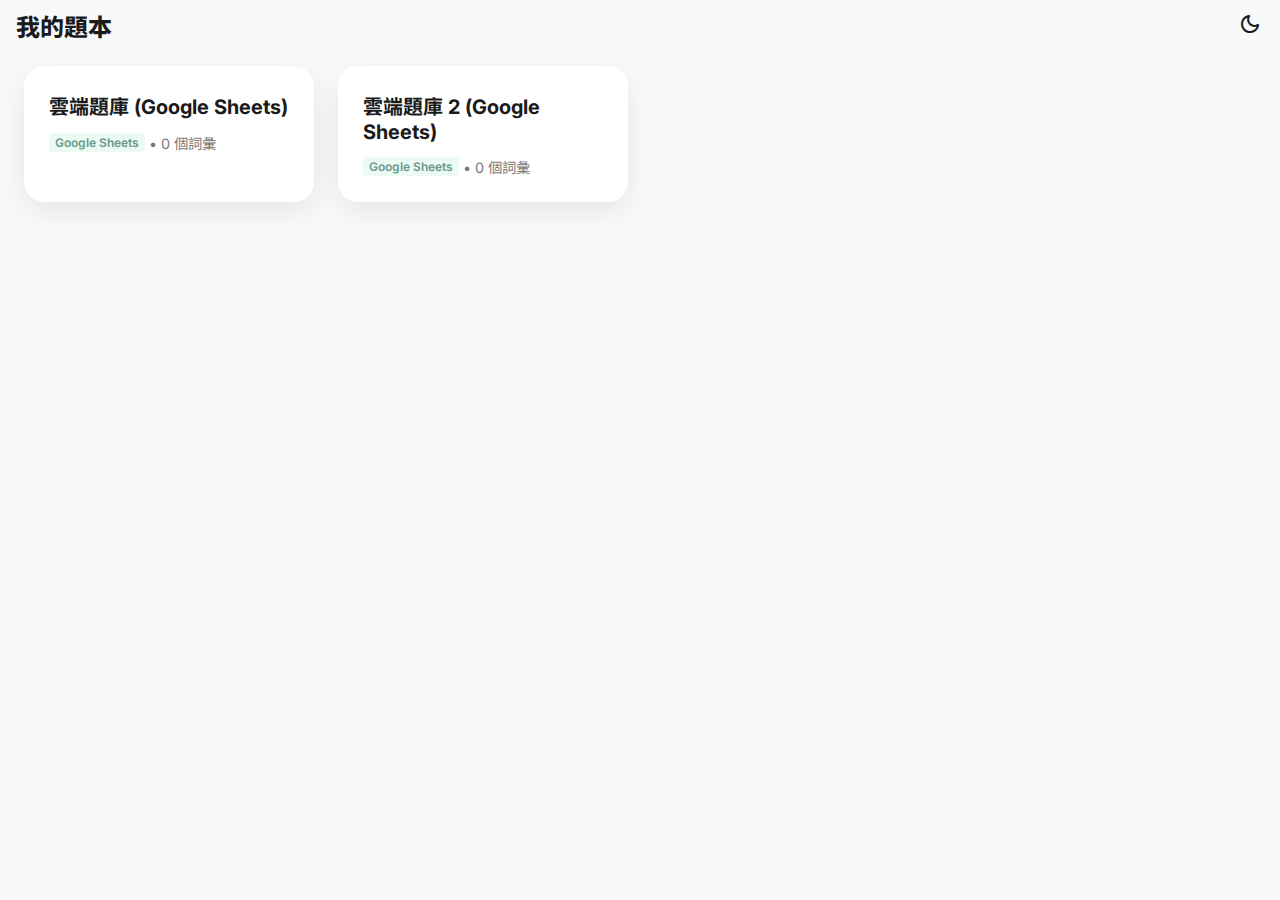
<file: index.html>
<!DOCTYPE html>
<html lang="zh-TW" data-theme="light">
<head>
    <meta charset="UTF-8">
    <meta name="viewport" content="width=device-width, initial-scale=1.0, maximum-scale=1.0, user-scalable=no">
    <title>猜詞遊戲 (Guess the Word)</title>
    
    <!-- Fonts -->
    <link rel="preconnect" href="https://fonts.googleapis.com">
    <link rel="preconnect" href="https://fonts.gstatic.com" crossorigin>
    <link href="https://fonts.googleapis.com/css2?family=Inter:wght@400;600;800&family=Noto+Sans+TC:wght@400;700;900&display=swap" rel="stylesheet">
    
    <!-- Icons -->
    <link rel="stylesheet" href="https://fonts.googleapis.com/css2?family=Material+Symbols+Rounded:opsz,wght,FILL,GRAD@24,400,1,0" />

    <link rel="stylesheet" href="style.css">
</head>
<body>

    <!-- App Container -->
    <div id="app">
        
        <!-- Home Screen -->
        <section id="home-screen" class="screen active">
            <header class="app-header home-header">
                <h1>我的題本</h1>
                <div class="header-controls">
                    <button id="home-theme-toggle" class="icon-btn" aria-label="切換主題">
                        <span class="material-symbols-rounded">dark_mode</span>
                    </button>
                </div>
            </header>

            <div class="content-wrapper">
                <div id="book-grid" class="book-grid">
                    <!-- Book Cards injected here -->
                </div>
            </div>
        </section>

        <!-- Welcome Screen (Book Detail) -->
        <section id="welcome-screen" class="screen">
            <header class="app-header">
                <button id="back-home-btn" class="icon-btn" aria-label="返回首頁">
                    <span class="material-symbols-rounded">arrow_back</span>
                </button>
                <div class="header-controls">
                    <button id="detail-theme-toggle" class="icon-btn" aria-label="切換主題">
                        <span class="material-symbols-rounded">dark_mode</span>
                    </button>
                </div>
            </header>

            <div class="content-wrapper">
                <div class="toolbar">
                    <div class="topic-book-header">
                        <div class="editable-title-container">
                            <h2 id="topic-title">題本名稱</h2>
                        </div>
                    </div>
                    <div class="actions-right">
                        <button id="select-all-btn" class="text-btn">全選</button>
                        <div class="view-toggles">
                            <button class="view-btn active" data-view="board" aria-label="看板模式">
                                <span class="material-symbols-rounded">grid_view</span>
                            </button>
                            <button class="view-btn" data-view="list" aria-label="清單模式">
                                <span class="material-symbols-rounded">view_list</span>
                            </button>
                        </div>
                    </div>
                </div>

                <div id="topic-container" class="topic-grid">
                    <!-- Topics will be injected here -->
                </div>
            </div>

            <div class="bottom-action">
                <div class="selection-info">已選擇 <span id="selected-count">0</span> 個題目</div>
                <div class="action-buttons">
                    <button id="resume-btn" class="secondary-btn" style="display: none;">
                        <span class="material-symbols-rounded">history</span>
                        接續上次出題
                    </button>
                    <button id="start-btn" class="primary-btn" disabled>
                        <span class="material-symbols-rounded">play_arrow</span>
                        開始新遊戲
                    </button>
                </div>
            </div>
        </section>

        <!-- Game Screen -->
        <section id="game-screen" class="screen">
            <header class="game-header">
                <button id="exit-btn" class="icon-btn" aria-label="結束遊戲">
                    <span class="material-symbols-rounded">close</span>
                </button>
                <div class="game-progress">
                    <span id="current-index">0</span> / <span id="total-count">0</span>
                </div>
                <button id="game-theme-toggle" class="icon-btn" aria-label="切換主題">
                    <span class="material-symbols-rounded">dark_mode</span>
                </button>
            </header>

            <div class="game-card-container">
                <div id="card" class="game-card">
                    <div class="card-content">
                        <div class="word-container">
                            <h1 id="word-display">準備中...</h1>
                        </div>
                    </div>
                </div>
                <div class="tutorial-overlay">
                    <div class="tutorial-left"><span class="material-symbols-rounded">arrow_back</span> 上一題</div>
                    <div class="tutorial-right">下一題 <span class="material-symbols-rounded">arrow_forward</span></div>
                </div>
            </div>
        </section>

    </div>

    <script type="module" src="app.js"></script>
</body>
</html>
</file>
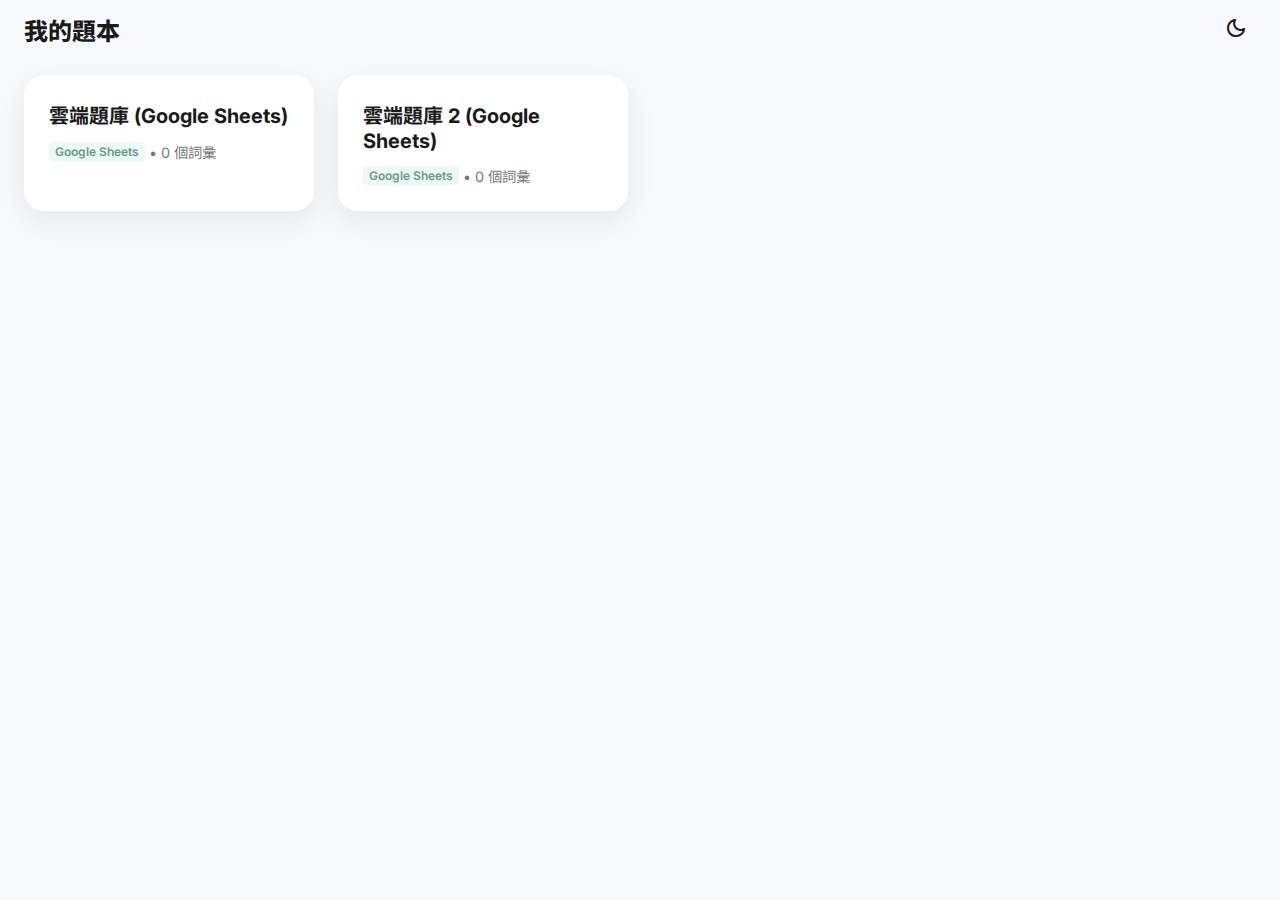
<file: docs/index.html>
<!DOCTYPE html>
<html lang="zh-TW" data-theme="light">
<head>
    <meta charset="UTF-8">
    <meta name="viewport" content="width=device-width, initial-scale=1.0, maximum-scale=1.0, user-scalable=no">
    <title>猜詞遊戲 (Guess the Word)</title>
    
    <!-- Fonts -->
    <link rel="preconnect" href="https://fonts.googleapis.com">
    <link rel="preconnect" href="https://fonts.gstatic.com" crossorigin>
    <link href="https://fonts.googleapis.com/css2?family=Inter:wght@400;600;800&family=Noto+Sans+TC:wght@400;700;900&display=swap" rel="stylesheet">
    
    <!-- Icons -->
    <link rel="stylesheet" href="https://fonts.googleapis.com/css2?family=Material+Symbols+Rounded:opsz,wght,FILL,GRAD@24,400,1,0" />

    <link rel="stylesheet" href="style.css">
</head>
<body>

    <!-- App Container -->
    <div id="app">
        
        <!-- Home Screen -->
        <section id="home-screen" class="screen active">
            <header class="app-header home-header">
                <h1>我的題本</h1>
                <div class="header-controls">
                    <button id="home-theme-toggle" class="icon-btn" aria-label="切換主題">
                        <span class="material-symbols-rounded">dark_mode</span>
                    </button>
                </div>
            </header>

            <div class="content-wrapper">
                <div id="book-grid" class="book-grid">
                    <!-- Book Cards injected here -->
                </div>
            </div>
        </section>

        <!-- Welcome Screen (Book Detail) -->
        <section id="welcome-screen" class="screen">
            <header class="app-header">
                <button id="back-home-btn" class="icon-btn" aria-label="返回首頁">
                    <span class="material-symbols-rounded">arrow_back</span>
                </button>
                <div class="header-controls">
                    <button id="detail-theme-toggle" class="icon-btn" aria-label="切換主題">
                        <span class="material-symbols-rounded">dark_mode</span>
                    </button>
                </div>
            </header>

            <div class="content-wrapper">
                <div class="toolbar">
                    <div class="topic-book-header">
                        <div class="editable-title-container">
                            <h2 id="topic-title">題本名稱</h2>
                        </div>
                    </div>
                    <div class="actions-right">
                        <button id="select-all-btn" class="text-btn">全選</button>
                        <div class="view-toggles">
                            <button class="view-btn active" data-view="board" aria-label="看板模式">
                                <span class="material-symbols-rounded">grid_view</span>
                            </button>
                            <button class="view-btn" data-view="list" aria-label="清單模式">
                                <span class="material-symbols-rounded">view_list</span>
                            </button>
                        </div>
                    </div>
                </div>

                <div id="topic-container" class="topic-grid">
                    <!-- Topics will be injected here -->
                </div>
            </div>

            <div class="bottom-action">
                <div class="selection-info">已選擇 <span id="selected-count">0</span> 個題目</div>
                <button id="start-btn" class="primary-btn" disabled>
                    <span class="material-symbols-rounded">play_arrow</span>
                    開始遊戲
                </button>
            </div>
        </section>

        <!-- Game Screen -->
        <section id="game-screen" class="screen">
            <header class="game-header">
                <button id="exit-btn" class="icon-btn" aria-label="結束遊戲">
                    <span class="material-symbols-rounded">close</span>
                </button>
                <div class="game-progress">
                    <span id="current-index">0</span> / <span id="total-count">0</span>
                </div>
                <button id="game-theme-toggle" class="icon-btn" aria-label="切換主題">
                    <span class="material-symbols-rounded">dark_mode</span>
                </button>
            </header>

            <div class="game-card-container">
                <div id="card" class="game-card">
                    <div class="card-content">
                        <h1 id="word-display">準備中...</h1>
                    </div>
                </div>
                <div class="tutorial-overlay">
                    <div class="tutorial-left"><span class="material-symbols-rounded">arrow_back</span> 上一題</div>
                    <div class="tutorial-right">下一題 <span class="material-symbols-rounded">arrow_forward</span></div>
                </div>
            </div>
        </section>

    </div>

    <script type="module" src="app.js"></script>
</body>
</html>
</file>
<file: style.css>
:root {
    /* Light Theme */
    --bg-color: #f8f9fa;
    --text-color: #1a1a1a;
    --card-bg: #ffffff;
    --card-shadow: 0 10px 30px rgba(0,0,0,0.08);
    --primary-color: #6366f1;
    --primary-hover: #4f46e5;
    --secondary-bg: #e2e8f0;
    --border-color: #e5e7eb;
    --item-bg: #ffffff;
    --item-hover: #f3f4f6;
    --item-selected-bg: #e0e7ff;
    --item-selected-border: #6366f1;
    --transition-speed: 0.3s;
}

[data-theme="dark"] {
    /* Dark Theme */
    --bg-color: #111827;
    --text-color: #f3f4f6;
    --card-bg: #1f2937;
    --card-shadow: 0 10px 30px rgba(0,0,0,0.4);
    --primary-color: #818cf8;
    --primary-hover: #6366f1;
    --secondary-bg: #374151;
    --border-color: #374151;
    --item-bg: #1f2937;
    --item-hover: #374151;
    --item-selected-bg: #312e81;
    --item-selected-border: #818cf8;
}

* {
    box-sizing: border-box;
    margin: 0;
    padding: 0;
    -webkit-tap-highlight-color: transparent;
}

body {
    font-family: 'Inter', 'Noto Sans TC', sans-serif;
    background-color: var(--bg-color);
    color: var(--text-color);
    transition: background-color var(--transition-speed), color var(--transition-speed);
    overflow: hidden; /* Prevent scrolling on body, handle in app */
    height: 100vh;
    width: 100vw;
}

#app {
    height: 100%;
    width: 100%;
    position: relative;
    overflow: hidden;
}

.screen {
    position: absolute;
    top: 0;
    left: 0;
    width: 100%;
    height: 100%;
    display: flex;
    flex-direction: column;
    opacity: 0;
    pointer-events: none;
    transform: scale(0.95);
    transition: opacity 0.4s ease, transform 0.4s ease;
    z-index: 0;
    background-color: var(--bg-color);
}

.screen.active {
    opacity: 1;
    pointer-events: auto;
    transform: scale(1);
    z-index: 10;
}

/* Header */
.app-header, .game-header {
    padding: 0.25rem 1rem; /* Further reduced padding */
    display: flex;
    justify-content: space-between;
    align-items: center;
    background: var(--bg-color);
    z-index: 20;
    min-height: 50px; /* Ensure minimum touch target height but keep compact */
}

h1 {
    font-size: 1.5rem;
    font-weight: 800;
}

.icon-btn {
    background: none;
    border: none;
    color: var(--text-color);
    cursor: pointer;
    padding: 0.1rem;
    border-radius: 50%;
    transition: background-color 0.2s;
}

.icon-btn:hover {
    background-color: var(--secondary-bg);
}

/* Content Wrapper */
.content-wrapper {
    flex: 1;
    overflow-y: auto;
    padding: 1rem 1.5rem 10rem; /* Increased padding to avoid overlap with fixed button */
    -webkit-overflow-scrolling: touch;
}

.toolbar {
    display: flex;
    justify-content: space-between;
    align-items: center;
    margin-bottom: 1.5rem;
    flex-wrap: wrap; /* Handle small screens */
    gap: 1rem;
}

.topic-book-header {
    display: flex;
    align-items: center;
    gap: 0.5rem;
}

.editable-title-container {
    display: flex;
    align-items: center;
    gap: 0.5rem;
}

#topic-title {
    font-size: 1.25rem;
    font-weight: 700;
}

.actions-right {
    display: flex;
    align-items: center;
    gap: 1rem;
}

.text-btn {
    background: none;
    border: none;
    color: var(--primary-color);
    font-weight: 600;
    cursor: pointer;
    font-size: 0.95rem;
    padding: 4px 8px;
    border-radius: 4px;
    transition: background 0.2s;
}

.text-btn:hover {
    background: var(--secondary-bg);
}

.view-toggles {
    display: flex;
    background: var(--secondary-bg);
    border-radius: 8px;
    padding: 2px;
}

.view-btn {
    background: none;
    border: none;
    padding: 6px 10px;
    border-radius: 6px;
    cursor: pointer;
    color: var(--text-color);
    opacity: 0.6;
    transition: all 0.2s;
}

.view-btn.active {
    background: var(--card-bg);
    opacity: 1;
    box-shadow: 0 2px 4px rgba(0,0,0,0.1);
}

/* Grid/List Layouts */
.topic-grid {
    display: grid;
    grid-template-columns: repeat(auto-fill, minmax(140px, 1fr));
    gap: 1rem;
}

.topic-grid.list-view {
    display: flex;
    flex-direction: column;
}

.topic-item {
    background: var(--item-bg);
    border: 2px solid transparent;
    padding: 1.5rem;
    border-radius: 16px;
    cursor: pointer;
    transition: all 0.2s;
    user-select: none;
    display: flex;
    flex-direction: column;
    align-items: center;
    justify-content: center;
    text-align: center;
    min-height: 100px;
    position: relative;
    box-shadow: 0 2px 8px rgba(0,0,0,0.05);
}

.topic-grid.list-view .topic-item {
    min-height: auto;
    flex-direction: row;
    justify-content: space-between;
    padding: 1rem 1.5rem;
    text-align: left;
}

.topic-item:hover {
    background: var(--item-hover);
    transform: translateY(-2px);
}

.topic-item.selected {
    background: var(--item-selected-bg);
    border-color: var(--item-selected-border);
}

/* Book Grid (Home Screen) */
.book-grid {
    display: grid;
    grid-template-columns: repeat(auto-fill, minmax(280px, 1fr));
    gap: 1.5rem;
}

.book-card {
    background: var(--card-bg);
    border-radius: 20px;
    padding: 1.5rem;
    box-shadow: var(--card-shadow);
    cursor: pointer;
    transition: all 0.2s;
    border: 1px solid transparent;
    display: flex;
    flex-direction: column;
    gap: 0.5rem;
    position: relative;
}

.book-card:hover {
    transform: translateY(-4px);
    box-shadow: 0 15px 30px rgba(0,0,0,0.12);
}

.book-title {
    font-size: 1.25rem;
    font-weight: 700;
    margin-bottom: 0.25rem;
}

.book-meta {
    font-size: 0.9rem;
    opacity: 0.6;
    display: flex;
    align-items: center;
    gap: 0.25rem;
}

.source-badge {
    font-size: 0.75rem;
    padding: 2px 6px;
    border-radius: 4px;
    background: var(--secondary-bg);
    font-weight: 600;
}

.source-badge.csv {
    background: #def7ec;
    color: #03543f;
}

[data-theme="dark"] .source-badge.csv {
    background: #03543f;
    color: #def7ec;
}

.icon-btn.primary {
    background: var(--primary-color);
    color: white;
}
.icon-btn.primary:hover {
    background: var(--primary-hover);
}

.topic-text {
    font-weight: 600;
    font-size: 1.1rem;
}

.check-icon {
    position: absolute;
    top: 8px;
    right: 8px;
    font-size: 1.2rem;
    color: var(--primary-color);
    opacity: 0;
    transform: scale(0.5);
    transition: all 0.2s;
}

.topic-item.selected .check-icon {
    opacity: 1;
    transform: scale(1);
}

.topic-grid.list-view .check-icon {
    position: static;
}

/* Bottom Action */
.bottom-action {
    position: absolute;
    bottom: 0;
    left: 0;
    width: 100%;
    padding: 1.5rem;
    background: linear-gradient(to top, var(--bg-color) 80%, transparent);
    display: flex;
    flex-direction: column;
    align-items: center;
    gap: 0.5rem;
    z-index: 30;
}

.selection-info {
    font-size: 0.9rem;
    opacity: 0.7;
}

.primary-btn {
    background: var(--primary-color);
    color: white;
    border: none;
    padding: 1rem 2rem;
    border-radius: 50px;
    font-size: 1.1rem;
    font-weight: 700;
    cursor: pointer;
    width: 100%;
    max-width: 400px;
    display: flex;
    align-items: center;
    justify-content: center;
    gap: 0.5rem;
    box-shadow: 0 4px 12px rgba(99, 102, 241, 0.3);
    transition: transform 0.1s, background-color 0.2s;
}

.primary-btn:active {
    transform: scale(0.98);
}

.primary-btn:disabled {
    background: var(--secondary-bg);
    color: var(--text-color);
    opacity: 0.5;
    cursor: not-allowed;
    box-shadow: none;
}

/* Game Screen */
.game-card-container {
    flex: 1;
    display: flex;
    align-items: center;
    justify-content: center;
    padding: 0 0 1rem 0;
    position: relative;
    perspective: 1000px;
}

.game-card {
    background: var(--card-bg);
    border-radius: 30px;
    width: 80dvw; 
    min-width: unset;
    flex-shrink: 0; 
    aspect-ratio: auto;
    height: 65dvh; /* Increased from 65dvh */
    display: flex;
    align-items: center;
    justify-content: center;
    box-shadow: var(--card-shadow);
    padding: 1rem; /* Adjusted padding */
    position: relative;
    cursor: grab;
    user-select: none;
    will-change: transform, opacity;
    touch-action: none;
}

.game-card:active {
    cursor: grabbing;
}

.card-content {
    width: 100%;
    height: 100%;
    display: flex;
    align-items: center;
    justify-content: center;
}

.word-container {
    width: 100%;
    height: 100%; /* Fill parent */
    max-height: 50dvh; /* Max height requested */
    max-width: 90dvw;
    display: flex;
    align-items: center;
    justify-content: center;
    /* Container queries removed to avoid feedback loop */
}

.word-container h1 {
    /* Use dvmin to ensure scaling respects the smallest screen dimension (safe for landscape & portrait) */
    font-size: clamp(3rem, 15dvmin, 12rem); 
    text-align: center;
    line-height: 1;
    margin: 0; 
    letter-spacing: 0.1em;
    font-weight: 800;
    white-space: normal;
    overflow-wrap: break-word;
}

/* Tutorial Overlay in Game */
.tutorial-overlay {
    position: absolute;
    bottom: 2rem;
    width: 100%;
    display: flex;
    justify-content: space-between;
    padding: 0 2rem;
    color: var(--text-color);
    opacity: 0.3;
    pointer-events: none;
}

.tutorial-left, .tutorial-right {
    display: flex;
    align-items: center;
    gap: 0.5rem;
    font-size: 0.9rem;
}

/* Swipe Animations */
.slide-out-left {
    animation: slideOutLeft 0.3s forwards ease-in;
}

.slide-out-right {
    animation: slideOutRight 0.3s forwards ease-in;
}

.slide-in-left {
    animation: slideInLeft 0.3s forwards ease-out;
}

.slide-in-right {
    animation: slideInRight 0.3s forwards ease-out;
}

@keyframes slideOutLeft {
    to { transform: translateX(-120%) rotate(-10deg); opacity: 0; }
}

@keyframes slideOutRight {
    to { transform: translateX(120%) rotate(10deg); opacity: 0; }
}

@keyframes slideInLeft {
    from { transform: translateX(-120%) rotate(-10deg); opacity: 0; }
    to { transform: translateX(0) rotate(0); opacity: 1; }
}

@keyframes slideInRight {
    from { transform: translateX(120%) rotate(10deg); opacity: 0; }
    to { transform: translateX(0) rotate(0); opacity: 1; }
}

/* Media Queries */
@media (min-width: 768px) {
    .topic-grid {
        grid-template-columns: repeat(auto-fill, minmax(180px, 1fr));
    }
}
</file>
<file: docs/style.css>
:root {
    /* Light Theme */
    --bg-color: #f8f9fa;
    --text-color: #1a1a1a;
    --card-bg: #ffffff;
    --card-shadow: 0 10px 30px rgba(0,0,0,0.08);
    --primary-color: #6366f1;
    --primary-hover: #4f46e5;
    --secondary-bg: #e2e8f0;
    --border-color: #e5e7eb;
    --item-bg: #ffffff;
    --item-hover: #f3f4f6;
    --item-selected-bg: #e0e7ff;
    --item-selected-border: #6366f1;
    --transition-speed: 0.3s;
}

[data-theme="dark"] {
    /* Dark Theme */
    --bg-color: #111827;
    --text-color: #f3f4f6;
    --card-bg: #1f2937;
    --card-shadow: 0 10px 30px rgba(0,0,0,0.4);
    --primary-color: #818cf8;
    --primary-hover: #6366f1;
    --secondary-bg: #374151;
    --border-color: #374151;
    --item-bg: #1f2937;
    --item-hover: #374151;
    --item-selected-bg: #312e81;
    --item-selected-border: #818cf8;
}

* {
    box-sizing: border-box;
    margin: 0;
    padding: 0;
    -webkit-tap-highlight-color: transparent;
}

body {
    font-family: 'Inter', 'Noto Sans TC', sans-serif;
    background-color: var(--bg-color);
    color: var(--text-color);
    transition: background-color var(--transition-speed), color var(--transition-speed);
    overflow: hidden; /* Prevent scrolling on body, handle in app */
    height: 100vh;
    width: 100vw;
}

#app {
    height: 100%;
    width: 100%;
    position: relative;
    overflow: hidden;
}

.screen {
    position: absolute;
    top: 0;
    left: 0;
    width: 100%;
    height: 100%;
    display: flex;
    flex-direction: column;
    opacity: 0;
    pointer-events: none;
    transform: scale(0.95);
    transition: opacity 0.4s ease, transform 0.4s ease;
    z-index: 0;
    background-color: var(--bg-color);
}

.screen.active {
    opacity: 1;
    pointer-events: auto;
    transform: scale(1);
    z-index: 10;
}

/* Header */
.app-header, .game-header {
    padding: 0.5rem 1.5rem; /* Reduced padding from 1rem */
    display: flex;
    justify-content: space-between;
    align-items: center;
    background: var(--bg-color);
    z-index: 20;
}

h1 {
    font-size: 1.5rem;
    font-weight: 800;
}

.icon-btn {
    background: none;
    border: none;
    color: var(--text-color);
    cursor: pointer;
    padding: 0.5rem;
    border-radius: 50%;
    transition: background-color 0.2s;
}

.icon-btn:hover {
    background-color: var(--secondary-bg);
}

/* Content Wrapper */
.content-wrapper {
    flex: 1;
    overflow-y: auto;
    padding: 1rem 1.5rem 10rem; /* Increased padding to avoid overlap with fixed button */
    -webkit-overflow-scrolling: touch;
}

.toolbar {
    display: flex;
    justify-content: space-between;
    align-items: center;
    margin-bottom: 1.5rem;
    flex-wrap: wrap; /* Handle small screens */
    gap: 1rem;
}

.topic-book-header {
    display: flex;
    align-items: center;
    gap: 0.5rem;
}

.editable-title-container {
    display: flex;
    align-items: center;
    gap: 0.5rem;
}

#topic-title {
    font-size: 1.25rem;
    font-weight: 700;
}

.actions-right {
    display: flex;
    align-items: center;
    gap: 1rem;
}

.text-btn {
    background: none;
    border: none;
    color: var(--primary-color);
    font-weight: 600;
    cursor: pointer;
    font-size: 0.95rem;
    padding: 4px 8px;
    border-radius: 4px;
    transition: background 0.2s;
}

.text-btn:hover {
    background: var(--secondary-bg);
}

.view-toggles {
    display: flex;
    background: var(--secondary-bg);
    border-radius: 8px;
    padding: 2px;
}

.view-btn {
    background: none;
    border: none;
    padding: 6px 10px;
    border-radius: 6px;
    cursor: pointer;
    color: var(--text-color);
    opacity: 0.6;
    transition: all 0.2s;
}

.view-btn.active {
    background: var(--card-bg);
    opacity: 1;
    box-shadow: 0 2px 4px rgba(0,0,0,0.1);
}

/* Grid/List Layouts */
.topic-grid {
    display: grid;
    grid-template-columns: repeat(auto-fill, minmax(140px, 1fr));
    gap: 1rem;
}

.topic-grid.list-view {
    display: flex;
    flex-direction: column;
}

.topic-item {
    background: var(--item-bg);
    border: 2px solid transparent;
    padding: 1.5rem;
    border-radius: 16px;
    cursor: pointer;
    transition: all 0.2s;
    user-select: none;
    display: flex;
    flex-direction: column;
    align-items: center;
    justify-content: center;
    text-align: center;
    min-height: 100px;
    position: relative;
    box-shadow: 0 2px 8px rgba(0,0,0,0.05);
}

.topic-grid.list-view .topic-item {
    min-height: auto;
    flex-direction: row;
    justify-content: space-between;
    padding: 1rem 1.5rem;
    text-align: left;
}

.topic-item:hover {
    background: var(--item-hover);
    transform: translateY(-2px);
}

.topic-item.selected {
    background: var(--item-selected-bg);
    border-color: var(--item-selected-border);
}

/* Book Grid (Home Screen) */
.book-grid {
    display: grid;
    grid-template-columns: repeat(auto-fill, minmax(280px, 1fr));
    gap: 1.5rem;
}

.book-card {
    background: var(--card-bg);
    border-radius: 20px;
    padding: 1.5rem;
    box-shadow: var(--card-shadow);
    cursor: pointer;
    transition: all 0.2s;
    border: 1px solid transparent;
    display: flex;
    flex-direction: column;
    gap: 0.5rem;
    position: relative;
}

.book-card:hover {
    transform: translateY(-4px);
    box-shadow: 0 15px 30px rgba(0,0,0,0.12);
}

.book-title {
    font-size: 1.25rem;
    font-weight: 700;
    margin-bottom: 0.25rem;
}

.book-meta {
    font-size: 0.9rem;
    opacity: 0.6;
    display: flex;
    align-items: center;
    gap: 0.25rem;
}

.source-badge {
    font-size: 0.75rem;
    padding: 2px 6px;
    border-radius: 4px;
    background: var(--secondary-bg);
    font-weight: 600;
}

.source-badge.csv {
    background: #def7ec;
    color: #03543f;
}

[data-theme="dark"] .source-badge.csv {
    background: #03543f;
    color: #def7ec;
}

.icon-btn.primary {
    background: var(--primary-color);
    color: white;
}
.icon-btn.primary:hover {
    background: var(--primary-hover);
}

.topic-text {
    font-weight: 600;
    font-size: 1.1rem;
}

.check-icon {
    position: absolute;
    top: 8px;
    right: 8px;
    font-size: 1.2rem;
    color: var(--primary-color);
    opacity: 0;
    transform: scale(0.5);
    transition: all 0.2s;
}

.topic-item.selected .check-icon {
    opacity: 1;
    transform: scale(1);
}

.topic-grid.list-view .check-icon {
    position: static;
}

/* Bottom Action */
.bottom-action {
    position: absolute;
    bottom: 0;
    left: 0;
    width: 100%;
    padding: 1.5rem;
    background: linear-gradient(to top, var(--bg-color) 80%, transparent);
    display: flex;
    flex-direction: column;
    align-items: center;
    gap: 0.5rem;
    z-index: 30;
}

.selection-info {
    font-size: 0.9rem;
    opacity: 0.7;
}

.primary-btn {
    background: var(--primary-color);
    color: white;
    border: none;
    padding: 1rem 2rem;
    border-radius: 50px;
    font-size: 1.1rem;
    font-weight: 700;
    cursor: pointer;
    width: 100%;
    max-width: 400px;
    display: flex;
    align-items: center;
    justify-content: center;
    gap: 0.5rem;
    box-shadow: 0 4px 12px rgba(99, 102, 241, 0.3);
    transition: transform 0.1s, background-color 0.2s;
}

.primary-btn:active {
    transform: scale(0.98);
}

.primary-btn:disabled {
    background: var(--secondary-bg);
    color: var(--text-color);
    opacity: 0.5;
    cursor: not-allowed;
    box-shadow: none;
}

/* Game Screen */
.game-card-container {
    flex: 1;
    display: flex;
    align-items: center;
    justify-content: center;
    padding: 2rem;
    position: relative;
    perspective: 1000px;
}

.game-card {
    background: var(--card-bg);
    border-radius: 30px;
    width: max-content; 
    min-width: 60vw;
    flex-shrink: 0; 
    aspect-ratio: auto;
    height: 75dvh; /* User requested specific height */
    display: flex;
    align-items: center;
    justify-content: center;
    box-shadow: var(--card-shadow);
    padding: 2rem 4rem; 
    position: relative;
    cursor: grab;
    user-select: none;
    will-change: transform, opacity;
    touch-action: none;
}

.game-card:active {
    cursor: grabbing;
}

.card-content h1 {
    font-size: clamp(5rem, 25vw, 15rem);
    text-align: center;
    line-height: 1;
    margin: 0; 
    letter-spacing: 0.1em;
    font-weight: 800;
    white-space: nowrap;
}

/* Tutorial Overlay in Game */
.tutorial-overlay {
    position: absolute;
    bottom: 3rem;
    width: 100%;
    display: flex;
    justify-content: space-between;
    padding: 0 3rem;
    color: var(--text-color);
    opacity: 0.3;
    pointer-events: none;
}

.tutorial-left, .tutorial-right {
    display: flex;
    align-items: center;
    gap: 0.5rem;
    font-size: 0.9rem;
}

/* Swipe Animations */
.slide-out-left {
    animation: slideOutLeft 0.3s forwards ease-in;
}

.slide-out-right {
    animation: slideOutRight 0.3s forwards ease-in;
}

.slide-in-left {
    animation: slideInLeft 0.3s forwards ease-out;
}

.slide-in-right {
    animation: slideInRight 0.3s forwards ease-out;
}

@keyframes slideOutLeft {
    to { transform: translateX(-120%) rotate(-10deg); opacity: 0; }
}

@keyframes slideOutRight {
    to { transform: translateX(120%) rotate(10deg); opacity: 0; }
}

@keyframes slideInLeft {
    from { transform: translateX(-120%) rotate(-10deg); opacity: 0; }
    to { transform: translateX(0) rotate(0); opacity: 1; }
}

@keyframes slideInRight {
    from { transform: translateX(120%) rotate(10deg); opacity: 0; }
    to { transform: translateX(0) rotate(0); opacity: 1; }
}

/* Media Queries */
@media (min-width: 768px) {
    .topic-grid {
        grid-template-columns: repeat(auto-fill, minmax(180px, 1fr));
    }
}
</file>
